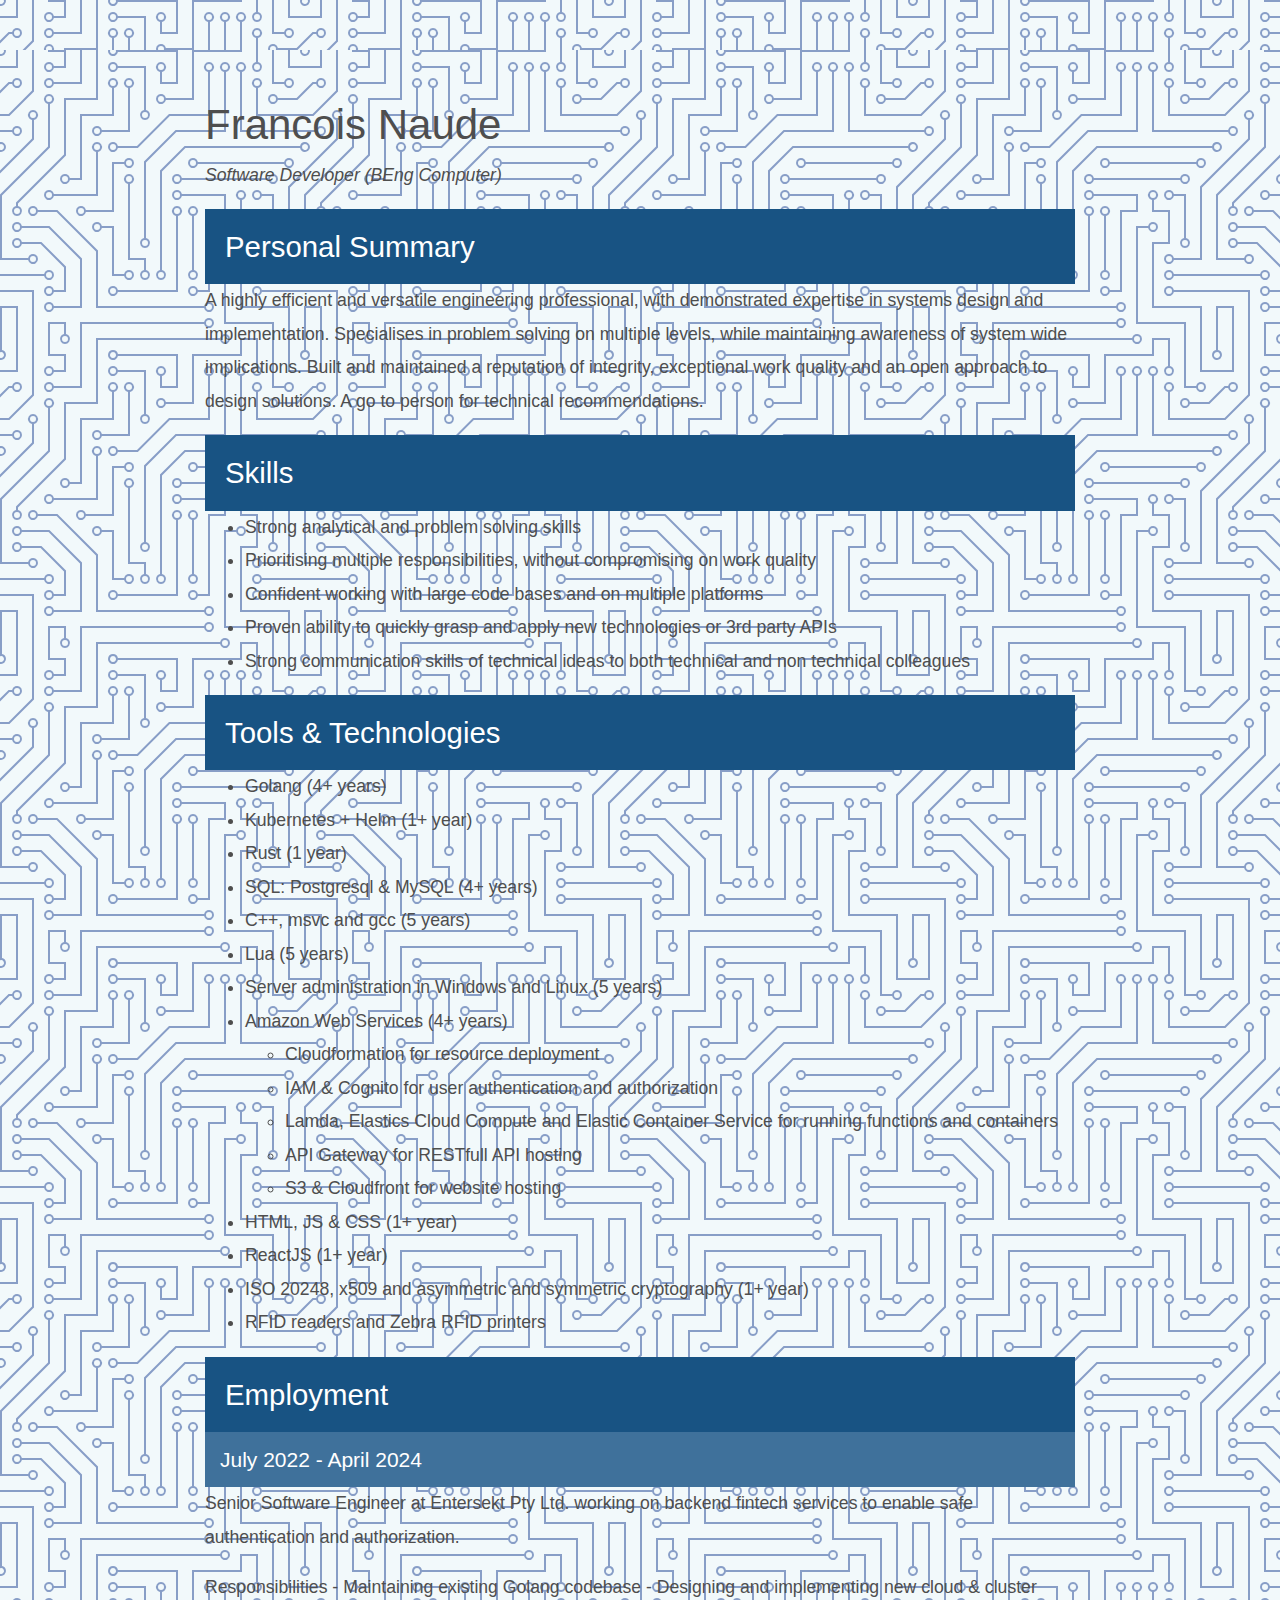
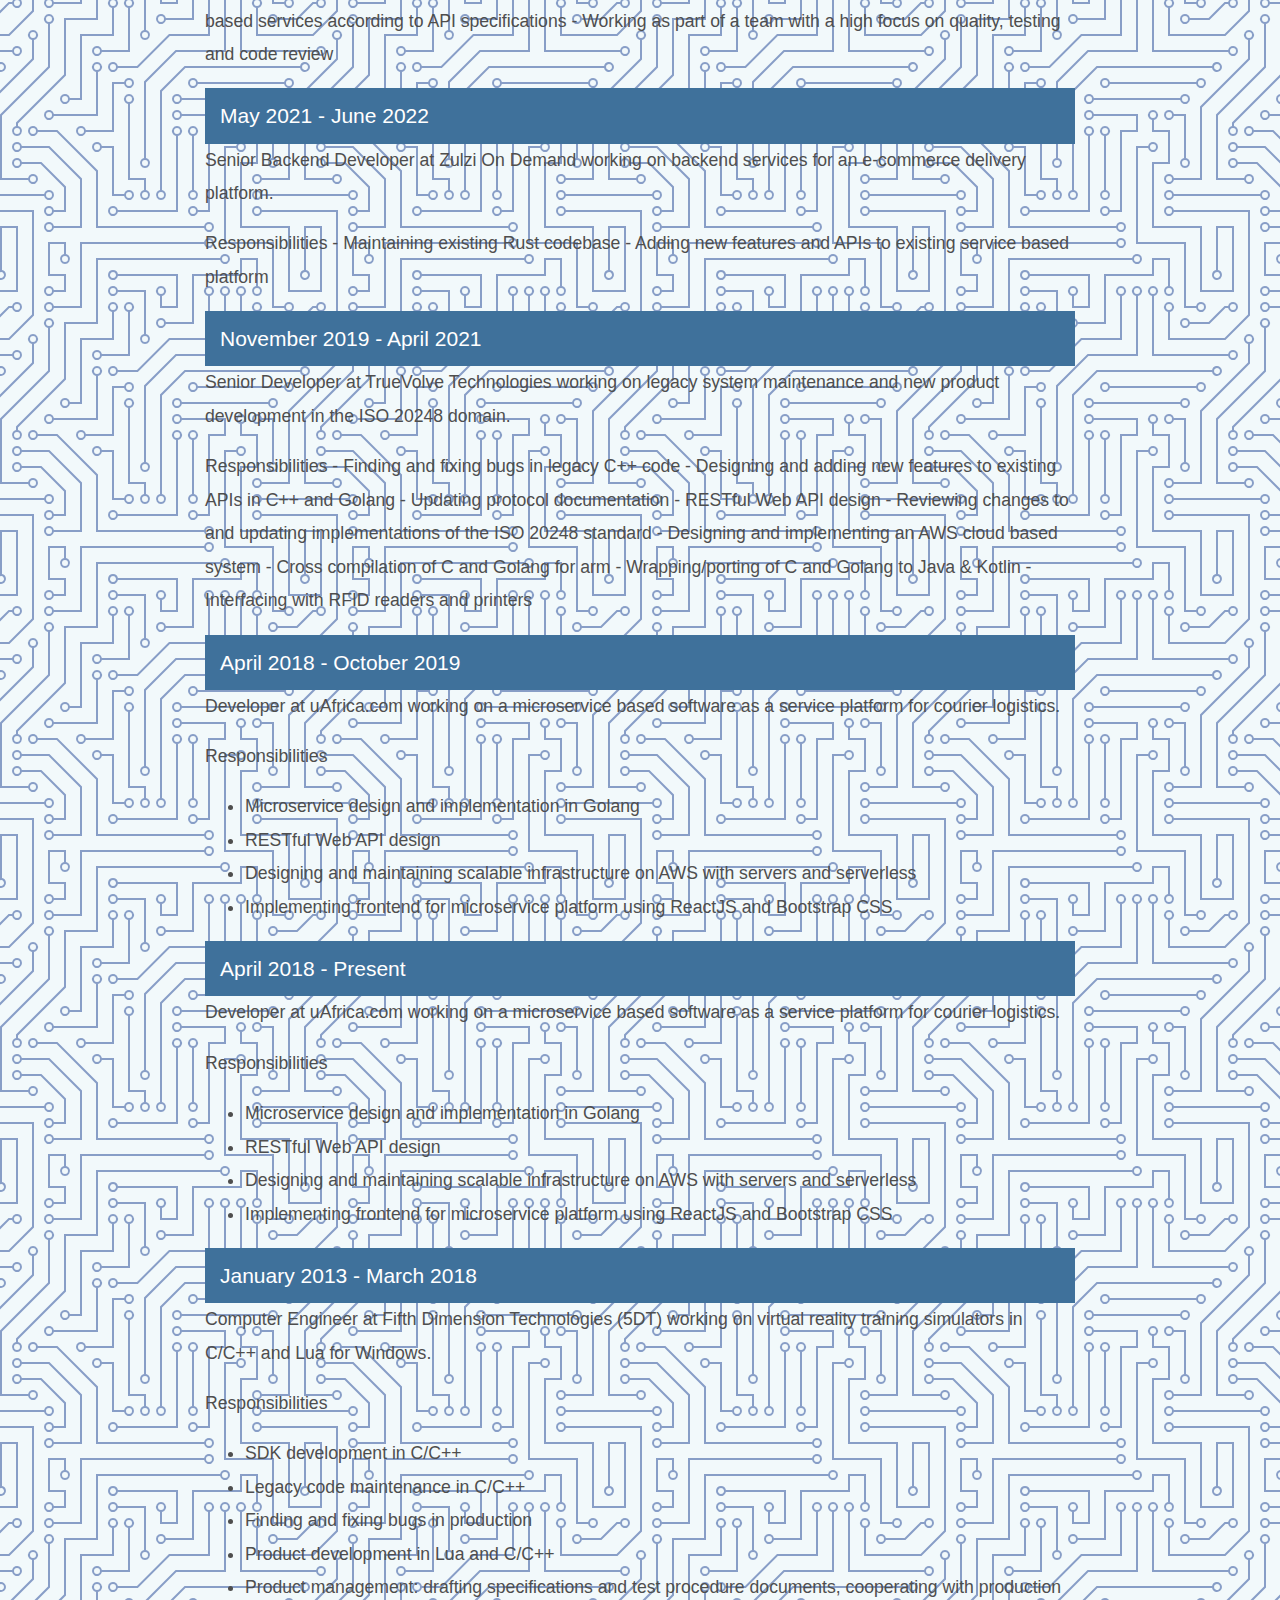
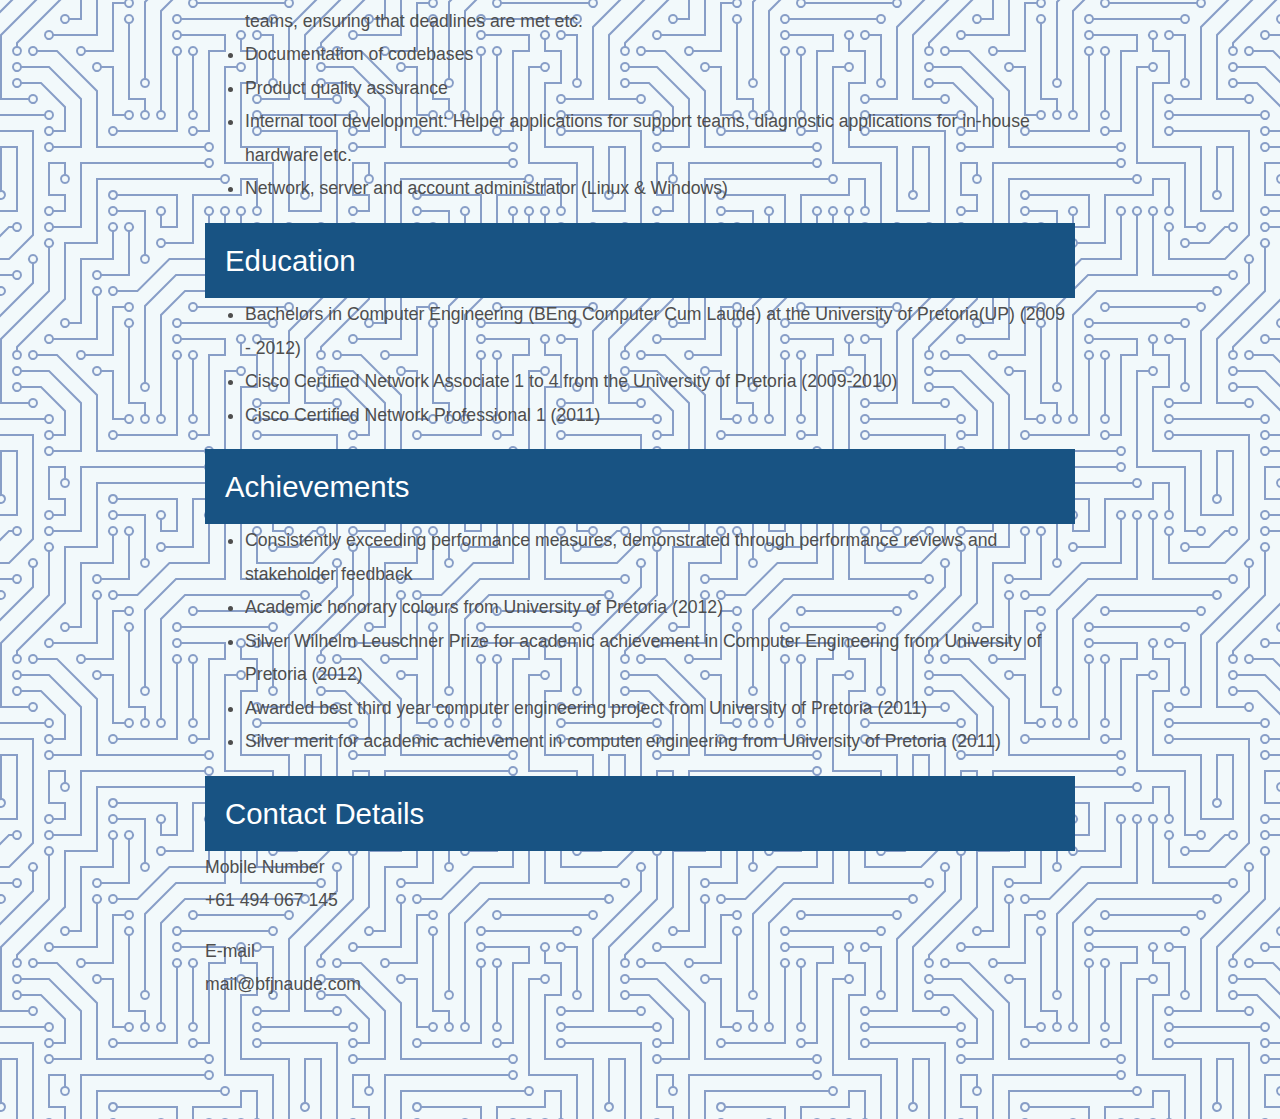
<file: cv.html>
<!DOCTYPE html>
<html xmlns="http://www.w3.org/1999/xhtml" lang="" xml:lang="">

<head>
  <meta charset="utf-8" />
  <meta name="generator" content="pandoc" />
  <meta name="viewport" content="width=device-width, initial-scale=1.0, user-scalable=yes" />
  <title>Francois Naude</title>
  <style>
    code {
      white-space: pre-wrap;
    }

    span.smallcaps {
      font-variant: small-caps;
    }

    span.underline {
      text-decoration: underline;
    }

    div.column {
      display: inline-block;
      vertical-align: top;
      width: 50%;
    }
  </style>
  <link rel="stylesheet" href="css/bootstrap.css" />
  <link rel="stylesheet" href="./css/index.css" />
  <script>
    document.addEventListener("DOMContentLoaded", yall);
  </script>
</head>

<body>
  <div>
  </div>
  <div class="container">
    <h1 id="francois-naude">Francois Naude</h1>
    <p><em>Software Developer (BEng Computer)</em></p>
    <h3 id="personal-summary">Personal Summary</h3>
    <p>A highly efficient and versatile engineering professional, with demonstrated expertise in systems design and
      implementation. Specialises in problem solving on multiple levels, while maintaining awareness of system wide
      implications. Built and maintained a reputation of integrity, exceptional work quality and an open approach to
      design solutions. A go to person for technical recommendations.</p>
    <h3 id="skills">Skills</h3>
    <ul>
      <li>Strong analytical and problem solving skills</li>
      <li>Prioritising multiple responsibilities, without compromising on work quality</li>
      <li>Confident working with large code bases and on multiple platforms</li>
      <li>Proven ability to quickly grasp and apply new technologies or 3rd party APIs</li>
      <li>Strong communication skills of technical ideas to both technical and non technical colleagues</li>
    </ul>
    <h3 id="tools-technologies">Tools &amp; Technologies</h3>
    <ul>
      <li>Golang (4+ years)</li>
      <li>Kubernetes + Helm (1+ year)</li>
      <li>Rust (1 year)</li>
      <li>SQL: Postgresql &amp; MySQL (4+ years)</li>
      <li>C++, msvc and gcc (5 years)</li>
      <li>Lua (5 years)</li>
      <li>Server administration in Windows and Linux (5 years)</li>
      <li>Amazon Web Services (4+ years)
        <ul>
          <li>Cloudformation for resource deployment</li>
          <li>IAM &amp; Cognito for user authentication and authorization</li>
          <li>Lamda, Elastics Cloud Compute and Elastic Container Service for running functions and containers</li>
          <li>API Gateway for RESTfull API hosting</li>
          <li>S3 &amp; Cloudfront for website hosting</li>
        </ul>
      </li>
      <li>HTML, JS &amp; CSS (1+ year)</li>
      <li>ReactJS (1+ year)</li>
      <li>ISO 20248, x509 and asymmetric and symmetric cryptography (1+ year)</li>
      <li>RFID readers and Zebra RFID printers</li>
    </ul>
    <h3 id="employment">Employment</h3>
    <h5 id="july-2022---april-2024">July 2022 - April 2024</h5>
    <p>Senior Software Engineer at Entersekt Pty Ltd. working on backend fintech services to enable safe authentication
      and authorization.</p>
    <p><strong>Responsibilities</strong> - Maintaining existing Golang codebase - Designing and implementing new cloud
      &amp; cluster based services according to API specifications - Working as part of a team with a high focus on
      quality, testing and code review</p>
    <h5 id="may-2021---june-2022">May 2021 - June 2022</h5>
    <p>Senior Backend Developer at Zulzi On Demand working on backend services for an e-commerce delivery platform.</p>
    <p><strong>Responsibilities</strong> - Maintaining existing Rust codebase - Adding new features and APIs to existing
      service based platform</p>
    <h5 id="november-2019---april-2021">November 2019 - April 2021</h5>
    <p>Senior Developer at TrueVolve Technologies working on legacy system maintenance and new product development in
      the ISO 20248 domain.</p>
    <p><strong>Responsibilities</strong> - Finding and fixing bugs in legacy C++ code - Designing and adding new
      features to existing APIs in C++ and Golang - Updating protocol documentation - RESTful Web API design - Reviewing
      changes to and updating implementations of the ISO 20248 standard - Designing and implementing an AWS cloud based
      system - Cross compilation of C and Golang for arm - Wrapping/porting of C and Golang to Java &amp; Kotlin -
      Interfacing with RFID readers and printers</p>
    <h5 id="april-2018---october-2019">April 2018 - October 2019</h5>
    <p>Developer at uAfrica.com working on a microservice based software as a service platform for courier logistics.
    </p>
    <p><strong>Responsibilities</strong></p>
    <ul>
      <li>Microservice design and implementation in Golang</li>
      <li>RESTful Web API design</li>
      <li>Designing and maintaining scalable infrastructure on AWS with servers and serverless</li>
      <li>Implementing frontend for microservice platform using ReactJS and Bootstrap CSS</li>
    </ul>
    <h5 id="april-2018---present">April 2018 - Present</h5>
    <p>Developer at uAfrica.com working on a microservice based software as a service platform for courier logistics.
    </p>
    <p><strong>Responsibilities</strong></p>
    <ul>
      <li>Microservice design and implementation in Golang</li>
      <li>RESTful Web API design</li>
      <li>Designing and maintaining scalable infrastructure on AWS with servers and serverless</li>
      <li>Implementing frontend for microservice platform using ReactJS and Bootstrap CSS</li>
    </ul>
    <h5 id="january-2013---march-2018">January 2013 - March 2018</h5>
    <p>Computer Engineer at Fifth Dimension Technologies (5DT) working on virtual reality training simulators in C/C++
      and Lua for Windows.</p>
    <p><strong>Responsibilities</strong></p>
    <ul>
      <li>SDK development in C/C++</li>
      <li>Legacy code maintenance in C/C++</li>
      <li>Finding and fixing bugs in production</li>
      <li>Product development in Lua and C/C++</li>
      <li>Product management: drafting specifications and test procedure documents, cooperating with production teams,
        ensuring that deadlines are met etc.</li>
      <li>Documentation of codebases</li>
      <li>Product quality assurance</li>
      <li>Internal tool development: Helper applications for support teams, diagnostic applications for in-house
        hardware etc.</li>
      <li>Network, server and account administrator (Linux &amp; Windows)</li>
    </ul>
    <h3 id="education">Education</h3>
    <ul>
      <li>Bachelors in Computer Engineering (BEng Computer Cum Laude) at the University of Pretoria(UP) (2009 - 2012)
      </li>
      <li>Cisco Certified Network Associate 1 to 4 from the University of Pretoria (2009-2010)</li>
      <li>Cisco Certified Network Professional 1 (2011)</li>
    </ul>
    <h3 id="achievements">Achievements</h3>
    <ul>
      <li>Consistently exceeding performance measures, demonstrated through performance reviews and stakeholder feedback
      </li>
      <li>Academic honorary colours from University of Pretoria (2012)</li>
      <li>Silver Wilhelm Leuschner Prize for academic achievement in Computer Engineering from University of Pretoria
        (2012)</li>
      <li>Awarded best third year computer engineering project from University of Pretoria (2011)</li>
      <li>Silver merit for academic achievement in computer engineering from University of Pretoria (2011)</li>
    </ul>
    <h3 id="contact-details">Contact Details</h3>
    <p><strong>Mobile Number</strong><br />
      +61 494 067 145</p>
    <p><strong>E-mail</strong><br />
      mail@bfjnaude.com</p>
  </div>
  <footer>
  </footer>
</body>

</html>
</file>
<file: css/index.css>
body, html {
  scroll-behavior: smooth;
  line-height: 1.9;
  font-size: 105%;
  font-weight: 300;
  padding-top: 50px;
  background-color: #f2f9fb;
  background-image: url("data:image/svg+xml,%3Csvg xmlns='http://www.w3.org/2000/svg' viewBox='0 0 304 304' width='304' height='304'%3E%3Cpath fill='%23002884' fill-opacity='0.44' d='M44.1 224a5 5 0 1 1 0 2H0v-2h44.1zm160 48a5 5 0 1 1 0 2H82v-2h122.1zm57.8-46a5 5 0 1 1 0-2H304v2h-42.1zm0 16a5 5 0 1 1 0-2H304v2h-42.1zm6.2-114a5 5 0 1 1 0 2h-86.2a5 5 0 1 1 0-2h86.2zm-256-48a5 5 0 1 1 0 2H0v-2h12.1zm185.8 34a5 5 0 1 1 0-2h86.2a5 5 0 1 1 0 2h-86.2zM258 12.1a5 5 0 1 1-2 0V0h2v12.1zm-64 208a5 5 0 1 1-2 0v-54.2a5 5 0 1 1 2 0v54.2zm48-198.2V80h62v2h-64V21.9a5 5 0 1 1 2 0zm16 16V64h46v2h-48V37.9a5 5 0 1 1 2 0zm-128 96V208h16v12.1a5 5 0 1 1-2 0V210h-16v-76.1a5 5 0 1 1 2 0zm-5.9-21.9a5 5 0 1 1 0 2H114v48H85.9a5 5 0 1 1 0-2H112v-48h12.1zm-6.2 130a5 5 0 1 1 0-2H176v-74.1a5 5 0 1 1 2 0V242h-60.1zm-16-64a5 5 0 1 1 0-2H114v48h10.1a5 5 0 1 1 0 2H112v-48h-10.1zM66 284.1a5 5 0 1 1-2 0V274H50v30h-2v-32h18v12.1zM236.1 176a5 5 0 1 1 0 2H226v94h48v32h-2v-30h-48v-98h12.1zm25.8-30a5 5 0 1 1 0-2H274v44.1a5 5 0 1 1-2 0V146h-10.1zm-64 96a5 5 0 1 1 0-2H208v-80h16v-14h-42.1a5 5 0 1 1 0-2H226v18h-16v80h-12.1zm86.2-210a5 5 0 1 1 0 2H272V0h2v32h10.1zM98 101.9V146H53.9a5 5 0 1 1 0-2H96v-42.1a5 5 0 1 1 2 0zM53.9 34a5 5 0 1 1 0-2H80V0h2v34H53.9zm60.1 3.9V66H82v64H69.9a5 5 0 1 1 0-2H80V64h32V37.9a5 5 0 1 1 2 0zM101.9 82a5 5 0 1 1 0-2H128V37.9a5 5 0 1 1 2 0V82h-28.1zm16-64a5 5 0 1 1 0-2H146v44.1a5 5 0 1 1-2 0V18h-26.1zm102.2 270a5 5 0 1 1 0 2H98v14h-2v-16h124.1zM242 149.9V160h16v34h-16v62h48v48h-2v-46h-48v-66h16v-30h-16v-12.1a5 5 0 1 1 2 0zM53.9 18a5 5 0 1 1 0-2H64V2H48V0h18v18H53.9zm112 32a5 5 0 1 1 0-2H192V0h50v2h-48v48h-28.1zm-48-48a5 5 0 0 1-9.8-2h2.07a3 3 0 1 0 5.66 0H178v34h-18V21.9a5 5 0 1 1 2 0V32h14V2h-58.1zm0 96a5 5 0 1 1 0-2H137l32-32h39V21.9a5 5 0 1 1 2 0V66h-40.17l-32 32H117.9zm28.1 90.1a5 5 0 1 1-2 0v-76.51L175.59 80H224V21.9a5 5 0 1 1 2 0V82h-49.59L146 112.41v75.69zm16 32a5 5 0 1 1-2 0v-99.51L184.59 96H300.1a5 5 0 0 1 3.9-3.9v2.07a3 3 0 0 0 0 5.66v2.07a5 5 0 0 1-3.9-3.9H185.41L162 121.41v98.69zm-144-64a5 5 0 1 1-2 0v-3.51l48-48V48h32V0h2v50H66v55.41l-48 48v2.69zM50 53.9v43.51l-48 48V208h26.1a5 5 0 1 1 0 2H0v-65.41l48-48V53.9a5 5 0 1 1 2 0zm-16 16V89.41l-34 34v-2.82l32-32V69.9a5 5 0 1 1 2 0zM12.1 32a5 5 0 1 1 0 2H9.41L0 43.41V40.6L8.59 32h3.51zm265.8 18a5 5 0 1 1 0-2h18.69l7.41-7.41v2.82L297.41 50H277.9zm-16 160a5 5 0 1 1 0-2H288v-71.41l16-16v2.82l-14 14V210h-28.1zm-208 32a5 5 0 1 1 0-2H64v-22.59L40.59 194H21.9a5 5 0 1 1 0-2H41.41L66 216.59V242H53.9zm150.2 14a5 5 0 1 1 0 2H96v-56.6L56.6 162H37.9a5 5 0 1 1 0-2h19.5L98 200.6V256h106.1zm-150.2 2a5 5 0 1 1 0-2H80v-46.59L48.59 178H21.9a5 5 0 1 1 0-2H49.41L82 208.59V258H53.9zM34 39.8v1.61L9.41 66H0v-2h8.59L32 40.59V0h2v39.8zM2 300.1a5 5 0 0 1 3.9 3.9H3.83A3 3 0 0 0 0 302.17V256h18v48h-2v-46H2v42.1zM34 241v63h-2v-62H0v-2h34v1zM17 18H0v-2h16V0h2v18h-1zm273-2h14v2h-16V0h2v16zm-32 273v15h-2v-14h-14v14h-2v-16h18v1zM0 92.1A5.02 5.02 0 0 1 6 97a5 5 0 0 1-6 4.9v-2.07a3 3 0 1 0 0-5.66V92.1zM80 272h2v32h-2v-32zm37.9 32h-2.07a3 3 0 0 0-5.66 0h-2.07a5 5 0 0 1 9.8 0zM5.9 0A5.02 5.02 0 0 1 0 5.9V3.83A3 3 0 0 0 3.83 0H5.9zm294.2 0h2.07A3 3 0 0 0 304 3.83V5.9a5 5 0 0 1-3.9-5.9zm3.9 300.1v2.07a3 3 0 0 0-1.83 1.83h-2.07a5 5 0 0 1 3.9-3.9zM97 100a3 3 0 1 0 0-6 3 3 0 0 0 0 6zm0-16a3 3 0 1 0 0-6 3 3 0 0 0 0 6zm16 16a3 3 0 1 0 0-6 3 3 0 0 0 0 6zm16 16a3 3 0 1 0 0-6 3 3 0 0 0 0 6zm0 16a3 3 0 1 0 0-6 3 3 0 0 0 0 6zm-48 32a3 3 0 1 0 0-6 3 3 0 0 0 0 6zm16 16a3 3 0 1 0 0-6 3 3 0 0 0 0 6zm32 48a3 3 0 1 0 0-6 3 3 0 0 0 0 6zm-16 16a3 3 0 1 0 0-6 3 3 0 0 0 0 6zm32-16a3 3 0 1 0 0-6 3 3 0 0 0 0 6zm0-32a3 3 0 1 0 0-6 3 3 0 0 0 0 6zm16 32a3 3 0 1 0 0-6 3 3 0 0 0 0 6zm32 16a3 3 0 1 0 0-6 3 3 0 0 0 0 6zm0-16a3 3 0 1 0 0-6 3 3 0 0 0 0 6zm-16-64a3 3 0 1 0 0-6 3 3 0 0 0 0 6zm16 0a3 3 0 1 0 0-6 3 3 0 0 0 0 6zm16 96a3 3 0 1 0 0-6 3 3 0 0 0 0 6zm0 16a3 3 0 1 0 0-6 3 3 0 0 0 0 6zm16 16a3 3 0 1 0 0-6 3 3 0 0 0 0 6zm16-144a3 3 0 1 0 0-6 3 3 0 0 0 0 6zm0 32a3 3 0 1 0 0-6 3 3 0 0 0 0 6zm16-32a3 3 0 1 0 0-6 3 3 0 0 0 0 6zm16-16a3 3 0 1 0 0-6 3 3 0 0 0 0 6zm-96 0a3 3 0 1 0 0-6 3 3 0 0 0 0 6zm0 16a3 3 0 1 0 0-6 3 3 0 0 0 0 6zm16-32a3 3 0 1 0 0-6 3 3 0 0 0 0 6zm96 0a3 3 0 1 0 0-6 3 3 0 0 0 0 6zm-16-64a3 3 0 1 0 0-6 3 3 0 0 0 0 6zm16-16a3 3 0 1 0 0-6 3 3 0 0 0 0 6zm-32 0a3 3 0 1 0 0-6 3 3 0 0 0 0 6zm0-16a3 3 0 1 0 0-6 3 3 0 0 0 0 6zm-16 0a3 3 0 1 0 0-6 3 3 0 0 0 0 6zm-16 0a3 3 0 1 0 0-6 3 3 0 0 0 0 6zm-16 0a3 3 0 1 0 0-6 3 3 0 0 0 0 6zM49 36a3 3 0 1 0 0-6 3 3 0 0 0 0 6zm-32 0a3 3 0 1 0 0-6 3 3 0 0 0 0 6zm32 16a3 3 0 1 0 0-6 3 3 0 0 0 0 6zM33 68a3 3 0 1 0 0-6 3 3 0 0 0 0 6zm16-48a3 3 0 1 0 0-6 3 3 0 0 0 0 6zm0 240a3 3 0 1 0 0-6 3 3 0 0 0 0 6zm16 32a3 3 0 1 0 0-6 3 3 0 0 0 0 6zm-16-64a3 3 0 1 0 0-6 3 3 0 0 0 0 6zm0 16a3 3 0 1 0 0-6 3 3 0 0 0 0 6zm-16-32a3 3 0 1 0 0-6 3 3 0 0 0 0 6zm80-176a3 3 0 1 0 0-6 3 3 0 0 0 0 6zm16 0a3 3 0 1 0 0-6 3 3 0 0 0 0 6zm-16-16a3 3 0 1 0 0-6 3 3 0 0 0 0 6zm32 48a3 3 0 1 0 0-6 3 3 0 0 0 0 6zm16-16a3 3 0 1 0 0-6 3 3 0 0 0 0 6zm0-32a3 3 0 1 0 0-6 3 3 0 0 0 0 6zm112 176a3 3 0 1 0 0-6 3 3 0 0 0 0 6zm-16 16a3 3 0 1 0 0-6 3 3 0 0 0 0 6zm0 16a3 3 0 1 0 0-6 3 3 0 0 0 0 6zm0 16a3 3 0 1 0 0-6 3 3 0 0 0 0 6zM17 180a3 3 0 1 0 0-6 3 3 0 0 0 0 6zm0 16a3 3 0 1 0 0-6 3 3 0 0 0 0 6zm0-32a3 3 0 1 0 0-6 3 3 0 0 0 0 6zm16 0a3 3 0 1 0 0-6 3 3 0 0 0 0 6zM17 84a3 3 0 1 0 0-6 3 3 0 0 0 0 6zm32 64a3 3 0 1 0 0-6 3 3 0 0 0 0 6zm16-16a3 3 0 1 0 0-6 3 3 0 0 0 0 6z'%3E%3C/path%3E%3C/svg%3E");
}

:target::before {
  content: "";
  display: block;
  height: 85px; 
  margin: -85px 0 0 0;
}

/* Style page content */
.container {
  width: 900px;
  color: #4e4e4e;
} 

.copy {
  margin: 0;
  padding: 20px;
  background-color: rgba(255, 255, 255, 0.95);
}

.row-contacts {
  margin: 0;
  padding: 20px;
  background-color: rgba(255, 255, 255, 0.95);
  padding: 15px;
} 
.row-contacts-sub {
  padding: 10px 0px;
}

.main-heading {
  margin: 0;
  padding: 20px;
  background-color: rgba(255, 255, 255, 0.95);
} 

.fa-mobile-alt {
  padding-left: 8px;
}

h1 {
  color: #4e4e4e;
} 

h5 {
  color: #ffffff; 
  background-color: #3f719b;
  /* margin-bottom: 0px; */
  margin: 0px;
  padding: 15px;
} 

h3 {
  color: #ffffff; 
  margin-bottom: 0px;
  background-color: #185383;
  padding: 20px;
}


section > ul {
  list-style: circle;
  margin-left: 0px;
}

.section-contacts {
	margin: auto 20px;
}

footer { 
  margin-top: 15px;
  bottom: 0px;
  height: 100px; 
  position: relative;
}

@media screen and (max-width: 900px) {
  .container {
    margin: 0px;
    max-width: 100%;
  }; 
}
</file>
